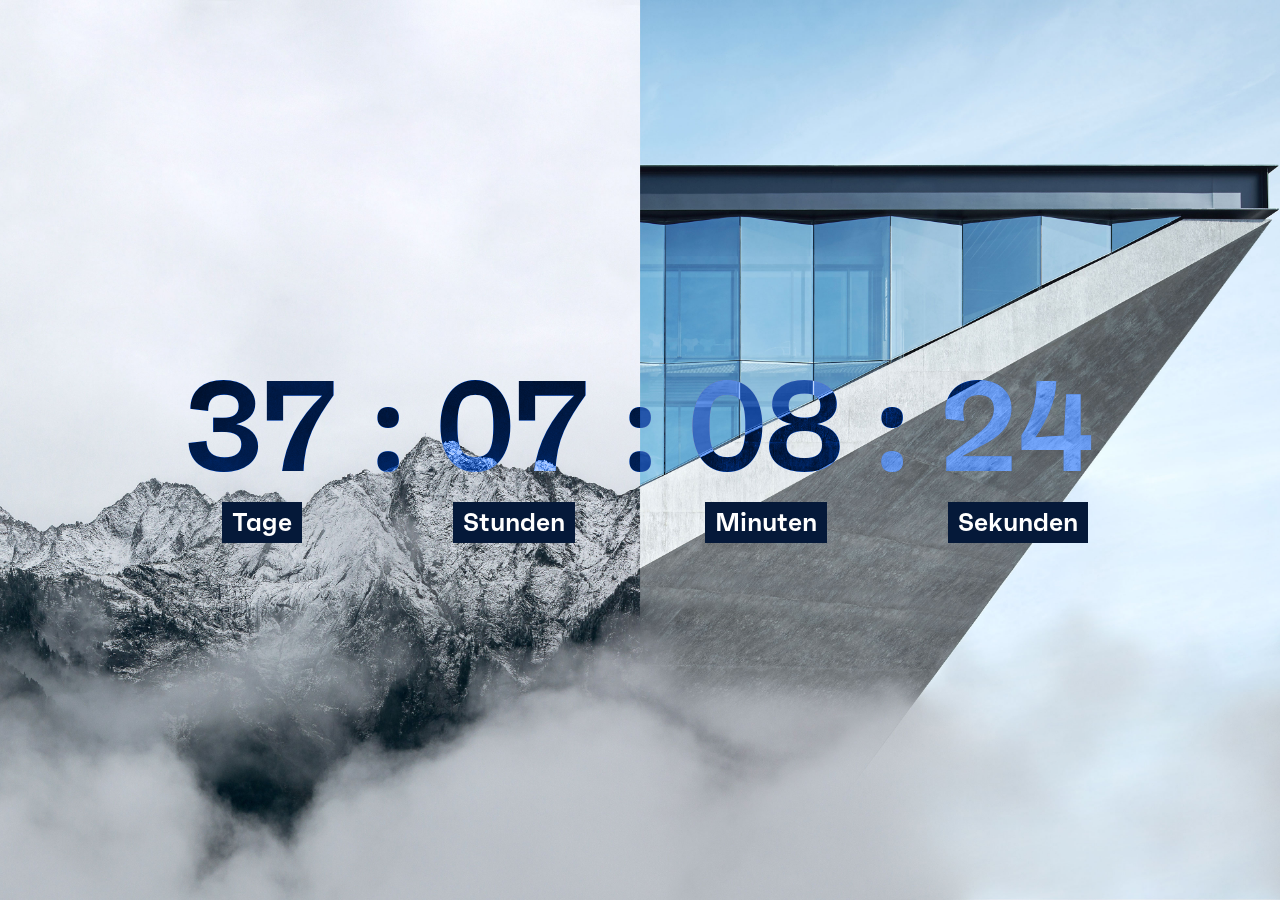
<file: countdown-de/index.html>
<!DOCTYPE html>
<html lang="en">

<head>
  <meta charset="utf-8">
  <meta name="viewport" content="width=device-width, initial-scale=1">
  <style>
    @font-face {
      font-family: "Faktum";
      src: url("Rene%20Bieder%20-%20Faktum%20SemiBold.otf") format("opentype");
      font-display: swap;
    }

    html,
    body {
      margin: 0;
      height: 100%;
    }

    .stage {
      height: 100%;
      display: grid;
      place-items: center;
      background: #dde2e9 url("bg.jpg") center / cover no-repeat;
      isolation: isolate;
      overflow: hidden;
    }

    .wrap {
      position: relative;
    }

    .cd {
      display: flex;
      align-items: flex-start;
      justify-content: center;
      font-family: "Faktum", "DIN Alternate", Arial, sans-serif;
      font-size: clamp(1.5rem, 11vw, 8rem);
      font-variant-numeric: tabular-nums;
      white-space: nowrap;
    }

    .cd:not(.base) {
      position: absolute;
      inset: 0;
    }

    .cd.base   { color: #fff;    mix-blend-mode: difference; }
    .cd.tint   { color: #0F4196; mix-blend-mode: color; }
    
    .cd.dark   { color: #0F4196; mix-blend-mode: color; }
    .cd.labels { color: #FFFFFF; }

     /*#0F4196*/
    /* Labels nur in der Label-Ebene sichtbar, Zahlen dort unsichtbar */
    .base .label,
    .tint .label,
    .dark .label {
      visibility: hidden;
    }

    .labels .num,
    .labels .sep {
      visibility: hidden;
    }

    .unit {
      display: flex;
      flex-direction: column;
      align-items: center;
    }

    .num {
      line-height: 1.1;
    }

    .label {
      font-size: 0.2em;
      line-height: 1.4;
      color: inherit;
      margin-top: 0.2em;
      /*text-shadow: 0 0 0.2em #FFFFFF;*/
      background: #051939;
      padding: 0.1em 0.4em;
    }

    .sep {
      line-height: 1.1;
      padding: 0 0.25em;
    }
  </style>
</head>

<body>
  <div class="stage">
    <div class="wrap">
      <div class="cd base" aria-live="off">
        <div class="unit"><span class="num" data-u="d">00</span><span class="label">Tage</span></div>
        <span class="sep">:</span>
        <div class="unit"><span class="num" data-u="h">00</span><span class="label">Stunden</span></div>
        <span class="sep">:</span>
        <div class="unit"><span class="num" data-u="m">00</span><span class="label">Minuten</span></div>
        <span class="sep">:</span>
        <div class="unit"><span class="num" data-u="s">00</span><span class="label">Sekunden</span></div>
      </div>
    </div>
  </div>
  <script>
    // Ebenen duplizieren (Reihenfolge nicht ändern: Labels müssen zuletzt kommen)
    const base = document.querySelector(".cd.base");
    ["tint", "dark", "labels"].forEach(c => {
      const n = base.cloneNode(true);
      n.classList.replace("base", c);
      n.removeAttribute("aria-live");
      n.setAttribute("aria-hidden", "true");
      base.parentNode.appendChild(n);
    });

    const ziel = new Date("2027-01-11T00:00:00+01:00");
    const p = n => String(n).padStart(2, "0");
    const set = (u, v) => document.querySelectorAll(`[data-u="${u}"]`).forEach(e => e.textContent = v);

    function tick() {
      let d = Math.max(0, ziel - new Date());
      const tage = Math.floor(d / 864e5); d %= 864e5;
      const std = Math.floor(d / 36e5); d %= 36e5;
      const min = Math.floor(d / 6e4); d %= 6e4;
      const sek = Math.floor(d / 1e3);
      set("d", p(tage));
      set("h", p(std));
      set("m", p(min));
      set("s", p(sek));
    }
    tick();
    setInterval(tick, 1000);
  </script>
</body>

</html>
</file>
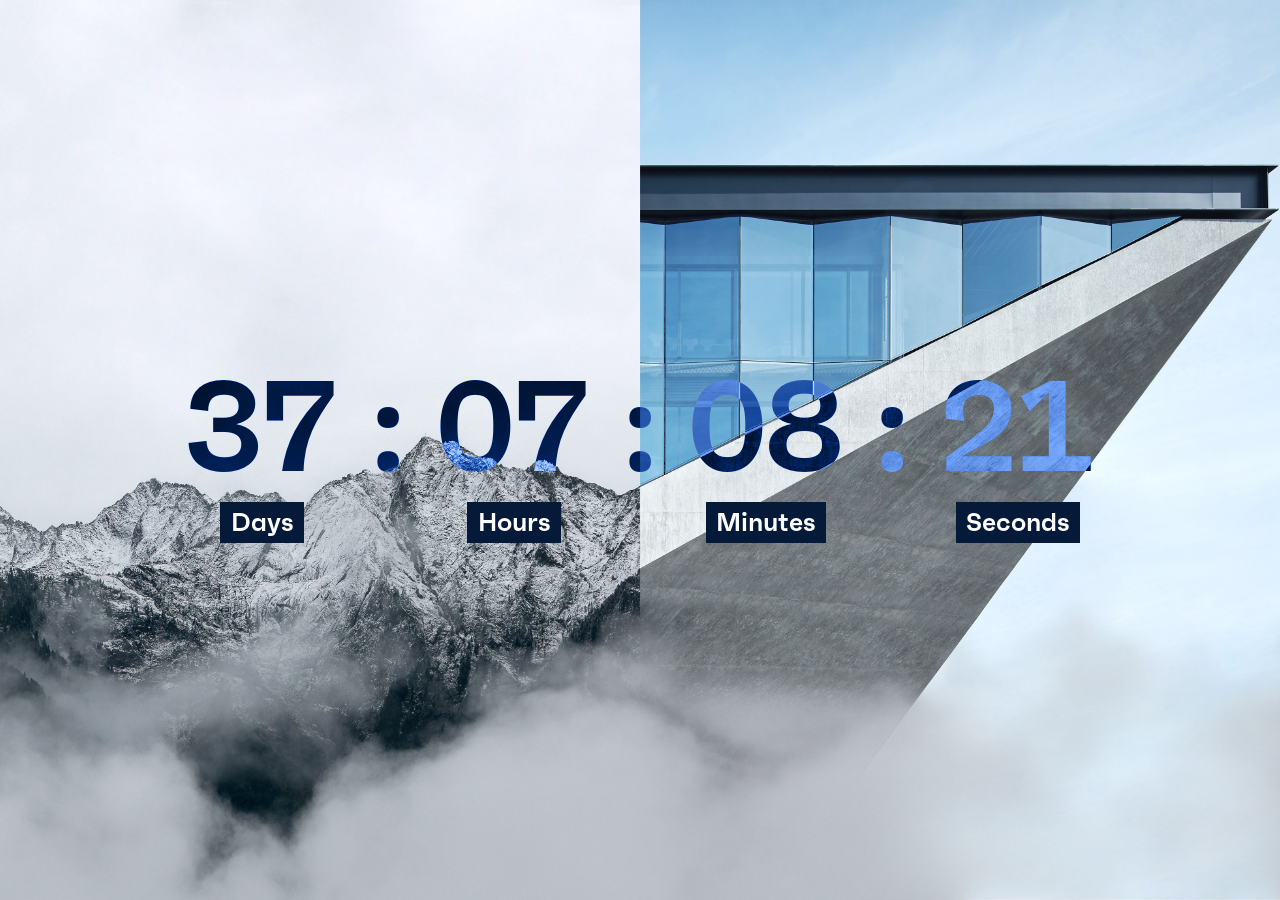
<file: countdown/index.html>
<!DOCTYPE html>
<html lang="en">

<head>
  <meta charset="utf-8">
  <meta name="viewport" content="width=device-width, initial-scale=1">
  <style>
    @font-face {
      font-family: "Faktum";
      src: url("Rene%20Bieder%20-%20Faktum%20SemiBold.otf") format("opentype");
      font-display: swap;
    }

    html,
    body {
      margin: 0;
      height: 100%;
    }

    .stage {
      height: 100%;
      display: grid;
      place-items: center;
      background: #dde2e9 url("bg.jpg") center / cover no-repeat;
      isolation: isolate;
      overflow: hidden;
    }

    .wrap {
      position: relative;
    }

    .cd {
      display: flex;
      align-items: flex-start;
      justify-content: center;
      font-family: "Faktum", "DIN Alternate", Arial, sans-serif;
      font-size: clamp(1.5rem, 11vw, 8rem);
      font-variant-numeric: tabular-nums;
      white-space: nowrap;
    }

    .cd:not(.base) {
      position: absolute;
      inset: 0;
    }

    .cd.base   { color: #fff;    mix-blend-mode: difference; }
    .cd.tint   { color: #0F4196; mix-blend-mode: color; }
    
    .cd.dark   { color: #0F4196; mix-blend-mode: color; }
    .cd.labels { color: #FFFFFF; }

     /*#0F4196*/
    /* Labels nur in der Label-Ebene sichtbar, Zahlen dort unsichtbar */
    .base .label,
    .tint .label,
    .dark .label {
      visibility: hidden;
    }

    .labels .num,
    .labels .sep {
      visibility: hidden;
    }

    .unit {
      display: flex;
      flex-direction: column;
      align-items: center;
    }

    .num {
      line-height: 1.1;
    }

    .label {
      font-size: 0.2em;
      line-height: 1.4;
      color: inherit;
      margin-top: 0.2em;
      /*text-shadow: 0 0 0.2em #FFFFFF;*/
      background: #051939;
      padding: 0.1em 0.4em;
    }

    .sep {
      line-height: 1.1;
      padding: 0 0.25em;
    }
  </style>
</head>

<body>
  <div class="stage">
    <div class="wrap">
      <div class="cd base" aria-live="off">
        <div class="unit"><span class="num" data-u="d">00</span><span class="label">Days</span></div>
        <span class="sep">:</span>
        <div class="unit"><span class="num" data-u="h">00</span><span class="label">Hours</span></div>
        <span class="sep">:</span>
        <div class="unit"><span class="num" data-u="m">00</span><span class="label">Minutes</span></div>
        <span class="sep">:</span>
        <div class="unit"><span class="num" data-u="s">00</span><span class="label">Seconds</span></div>
      </div>
    </div>
  </div>
  <script>
    // Ebenen duplizieren (Reihenfolge nicht ändern: Labels müssen zuletzt kommen)
    const base = document.querySelector(".cd.base");
    ["tint", "dark", "labels"].forEach(c => {
      const n = base.cloneNode(true);
      n.classList.replace("base", c);
      n.removeAttribute("aria-live");
      n.setAttribute("aria-hidden", "true");
      base.parentNode.appendChild(n);
    });

    const ziel = new Date("2027-01-11T00:00:00+01:00");
    const p = n => String(n).padStart(2, "0");
    const set = (u, v) => document.querySelectorAll(`[data-u="${u}"]`).forEach(e => e.textContent = v);

    function tick() {
      let d = Math.max(0, ziel - new Date());
      const tage = Math.floor(d / 864e5); d %= 864e5;
      const std = Math.floor(d / 36e5); d %= 36e5;
      const min = Math.floor(d / 6e4); d %= 6e4;
      const sek = Math.floor(d / 1e3);
      set("d", p(tage));
      set("h", p(std));
      set("m", p(min));
      set("s", p(sek));
    }
    tick();
    setInterval(tick, 1000);
  </script>
</body>

</html>
</file>
